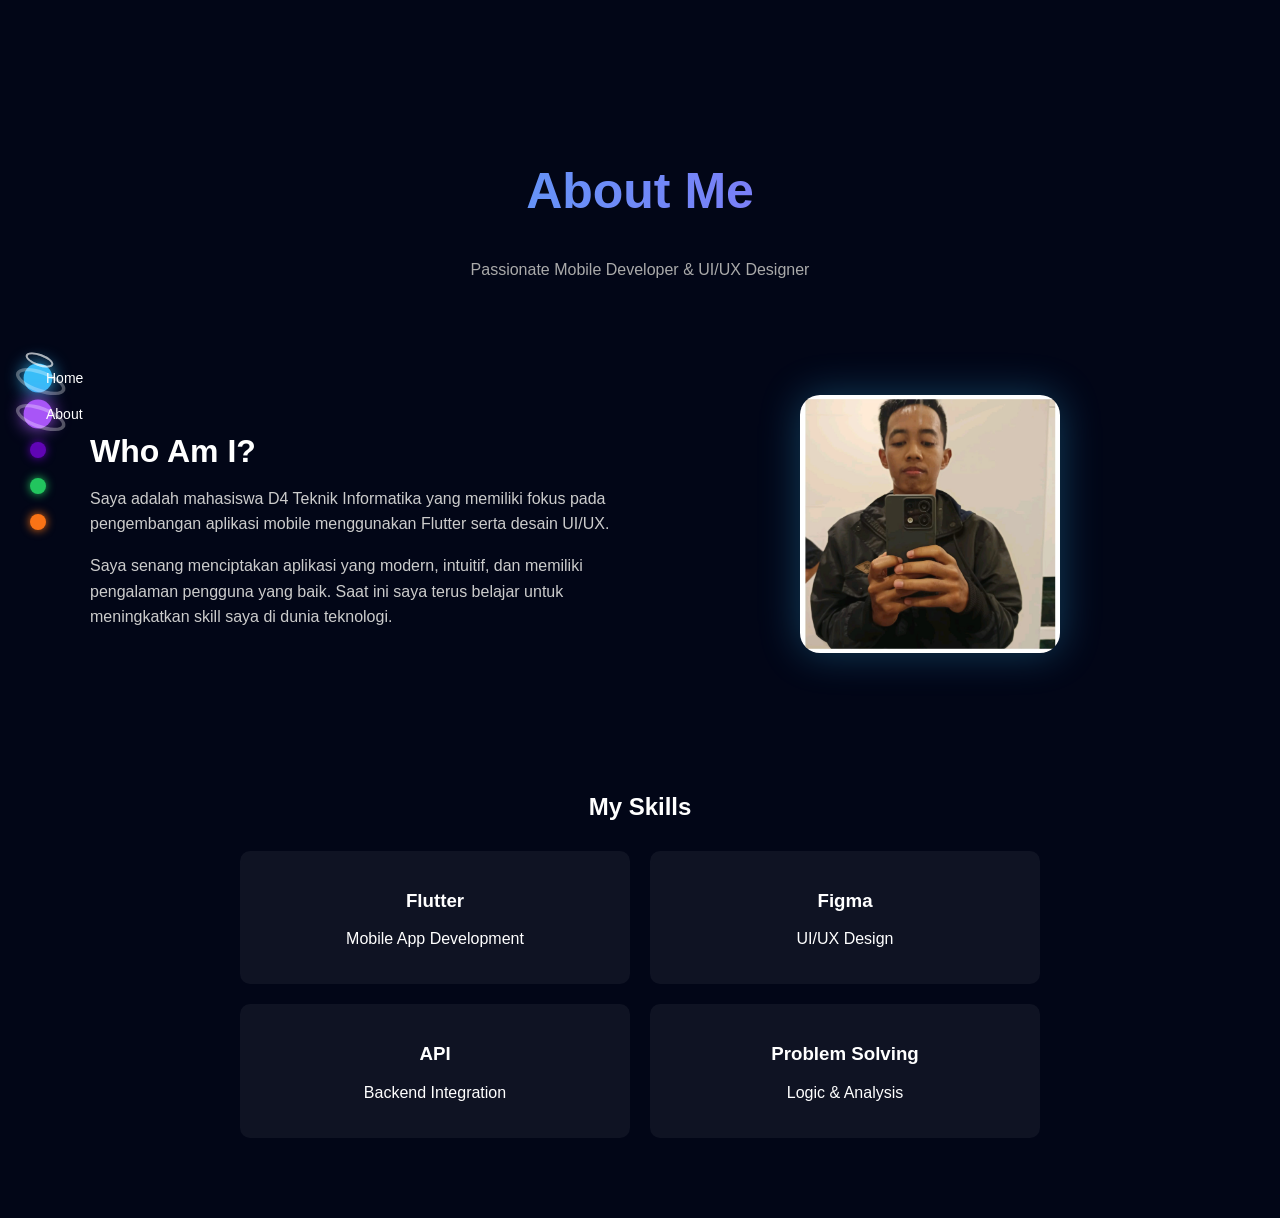
<file: about.html>
<!DOCTYPE html>
<html lang="id">
<head>
  <meta charset="UTF-8">
  <title>About - Aldo</title>
  <link rel="stylesheet" href="/css/style.css">
  <link rel="stylesheet" href="/css/about.css">
</head>

<body>

  <!-- VIDEO BACKGROUND
  <video autoplay muted loop class="bg-video">
    <source src="../video/space.mp4" type="video/mp4">
  </video> -->

  
<div id="navbar"></div>

<!-- HERO ABOUT -->
<section class="about-hero">

  <!-- OVERLAY -->
  <div class="overlay">
    <h1>About Me</h1>
    <p>Passionate Mobile Developer & UI/UX Designer</p>
  </div>
</section>

<!-- MAIN CONTENT -->
<section class="about-container">

  <!-- KIRI -->
  <div class="about-text">
    <h2>Who Am I?</h2>
    <p>
      Saya adalah mahasiswa D4 Teknik Informatika yang memiliki fokus pada 
      pengembangan aplikasi mobile menggunakan Flutter serta desain UI/UX.
    </p>

    <p>
      Saya senang menciptakan aplikasi yang modern, intuitif, dan memiliki 
      pengalaman pengguna yang baik. Saat ini saya terus belajar untuk 
      meningkatkan skill saya di dunia teknologi.
    </p>
  </div>

  <!-- KANAN -->
  <div class="about-image">
    <img src="/img/profile.jpeg" alt="Aldo">
  </div>

</section>

<!-- SKILLS -->
<section class="skills-section">

  <h2>My Skills</h2>

  <div class="skills-grid">

    <div class="skill-card">
      <h3>Flutter</h3>
      <p>Mobile App Development</p>
    </div>

    <div class="skill-card">
      <h3>Figma</h3>
      <p>UI/UX Design</p>
    </div>

    <div class="skill-card">
      <h3>API</h3>
      <p>Backend Integration</p>
    </div>

    <div class="skill-card">
      <h3>Problem Solving</h3>
      <p>Logic & Analysis</p>
    </div>

  </div>

</section>

<script src="/js/include.js"></script>
</body>
</html>
</file>
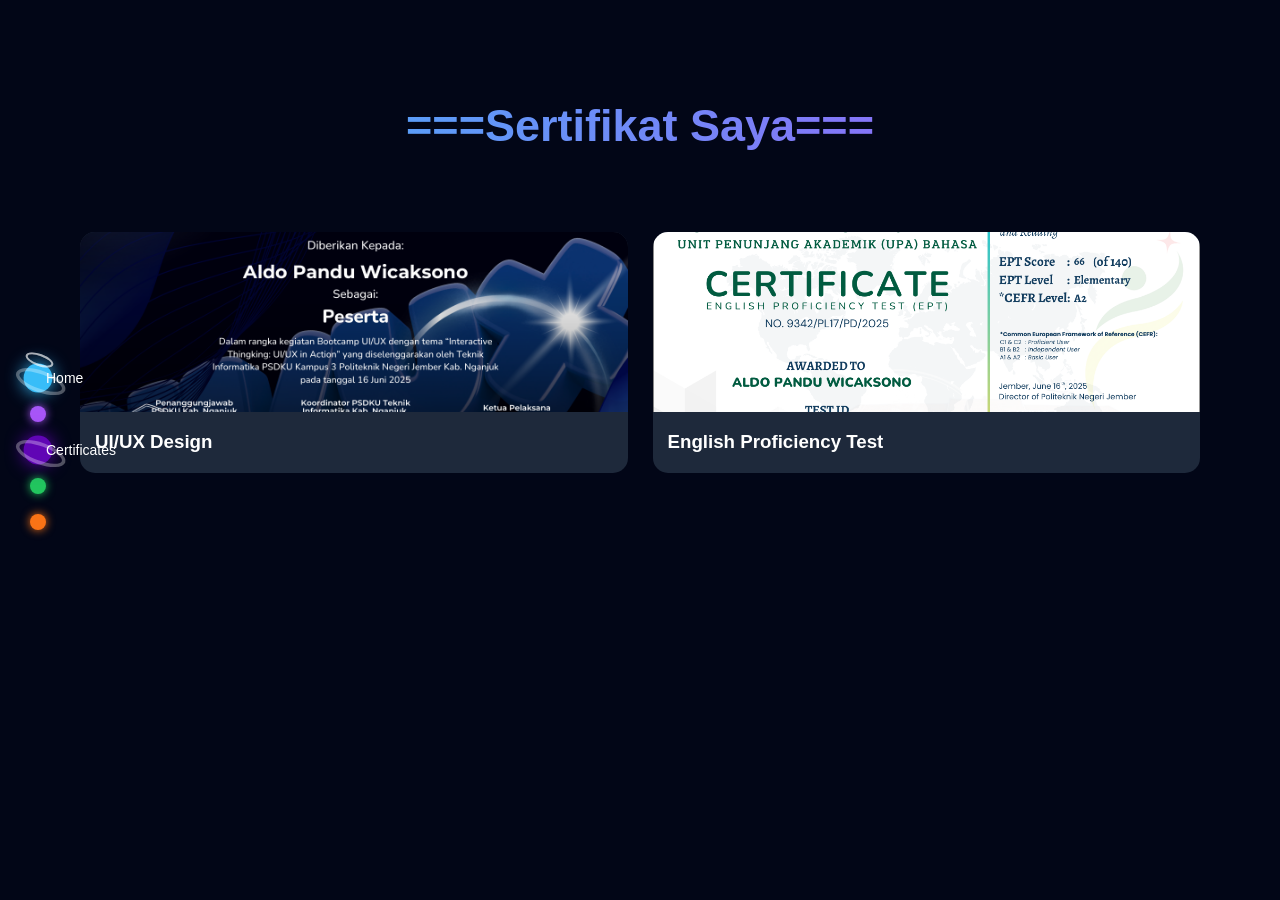
<file: certificates.html>
<!DOCTYPE html>
<html lang="id">
<head>
  <meta charset="UTF-8">
  <meta name="viewport" content="width=device-width, initial-scale=1.0">
  <title>Sertifikat</title>
  <link rel="stylesheet" href="/css/certificates.css">
  <link rel="stylesheet" href="/css/style.css">
</head>
<body>

    <div id="navbar"></div>
  <!-- HEADER -->
  <header class="certificates-header">
    <h1>===Sertifikat Saya===</h1>
  </header>

  <!-- SECTION -->
  <section class="certificates">

    <div class="cert-grid">

      <!-- CARD 1 -->
      <div class="cert-card" onclick="openModal('/img/sertifikasi-Bootcamp.png')">
        <img src="/img/sertifikasi-Bootcamp.png" alt="Sertifikat">
        <div class="cert-info">
          <h3>UI/UX Design</h3>
          <p></p>
        </div>
      </div>

      <!-- CARD 2 -->
      <div class="cert-card" onclick="openModal('/img/sertifikat-UPA.png')">
        <img src="/img/sertifikat-UPA.png" alt="Sertifikat">
        <div class="cert-info">
          <h3>English Proficiency Test</h3>
          <p></p>
        </div>
      </div>

    </div>

  </section>

  <!-- MODAL PREVIEW -->
  <div id="certModal" class="modal">
    <span class="close" onclick="closeModal()">&times;</span>
    <img class="modal-content" id="modalImg">
  </div>

  <!-- SCRIPT -->
  <script>
    function openModal(src) {
      document.getElementById("certModal").style.display = "block";
      document.getElementById("modalImg").src = src;
    }

    function closeModal() {
      document.getElementById("certModal").style.display = "none";
    }

    // close klik luar gambar
    window.onclick = function(event) {
      const modal = document.getElementById("certModal");
      if (event.target == modal) {
        modal.style.display = "none";
      }
    }
  </script>

<!-- JS INCLUDE NAVBAR -->
<script src="/js/include.js"></script>

</body>
</html>
</file>
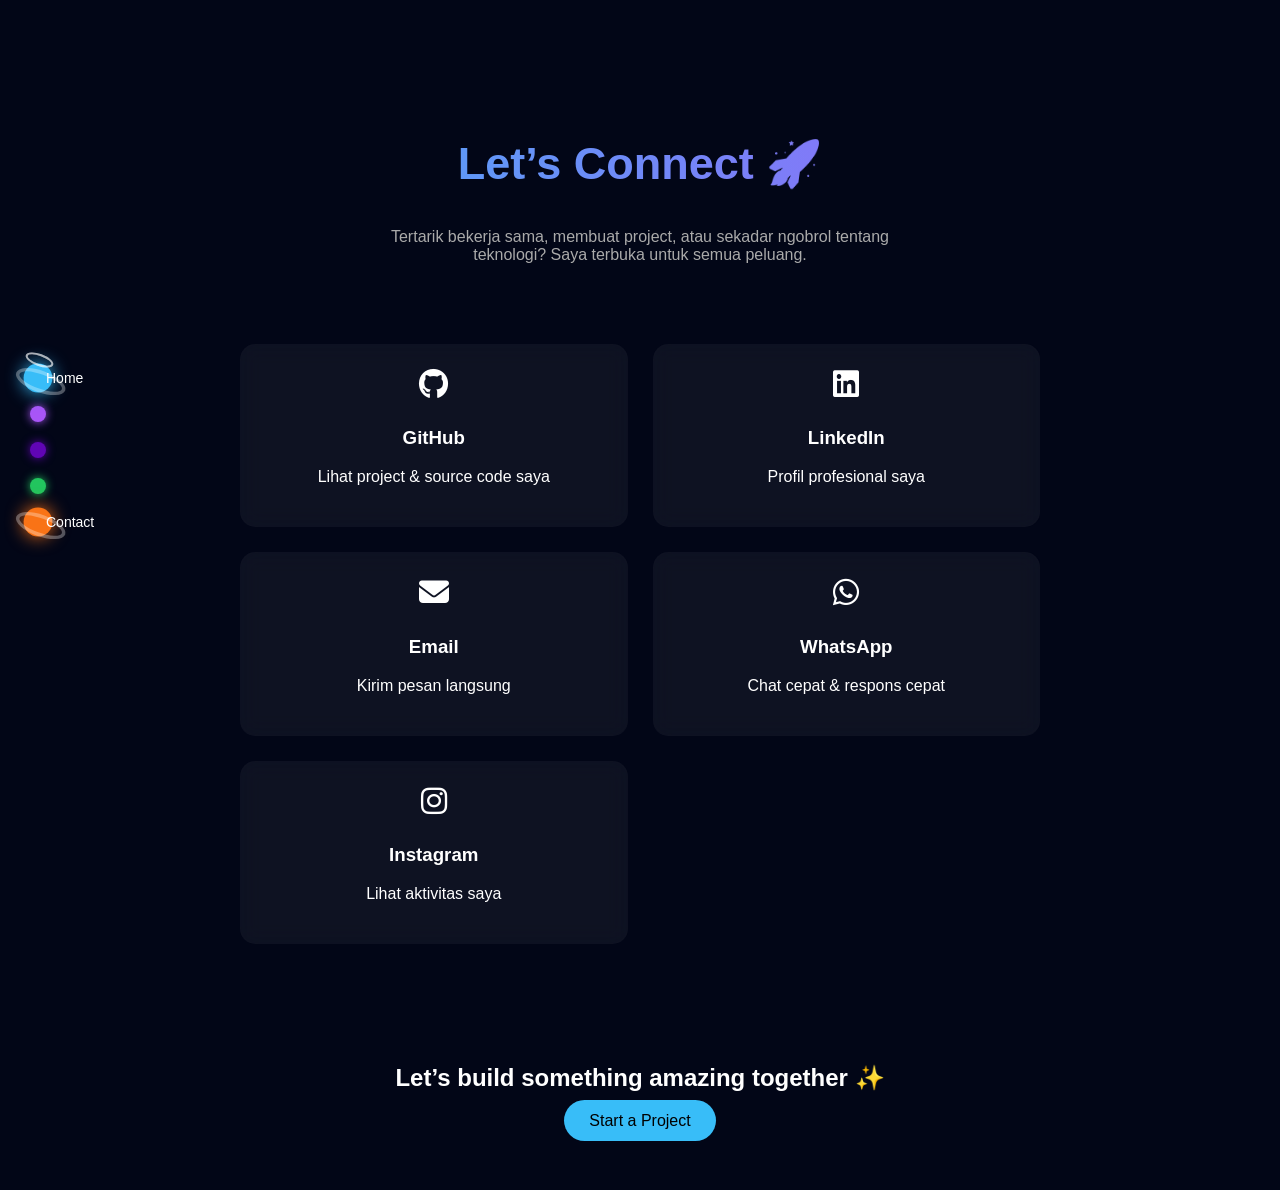
<file: contact.html>
<!DOCTYPE html>
<html lang="id">
<head>
  <meta charset="UTF-8">
  <title>Contact - Aldo</title>

  <link rel="stylesheet" href="/css/style.css">
  <link rel="stylesheet" href="/css/contact.css">

  <!-- ICON -->
  <link rel="stylesheet" href="https://cdnjs.cloudflare.com/ajax/libs/font-awesome/6.5.0/css/all.min.css">
</head>

<body>

<div id="navbar"></div>

<!-- HEADER -->
<section class="contact-header">
  <h1>Let’s Connect 🚀</h1>
  <p>
    Tertarik bekerja sama, membuat project, atau sekadar ngobrol tentang teknologi?
    Saya terbuka untuk semua peluang.
  </p>
</section>

<!-- CONTACT GRID -->
<section class="contact-container">

  <a href="https://github.com/aldo27-bot" class="contact-card">
    <i class="fa-brands fa-github"></i>
    <h3>GitHub</h3>
    <p>Lihat project & source code saya</p>
  </a>

  <a href="https://www.linkedin.com/in/aldo-pandu-079b7828a/" class="contact-card">
    <i class="fa-brands fa-linkedin"></i>
    <h3>LinkedIn</h3>
    <p>Profil profesional saya</p>
  </a>

  <a href="mailto:aldopanduws@gmail.com" class="contact-card">
    <i class="fa-solid fa-envelope"></i>
    <h3>Email</h3>
    <p>Kirim pesan langsung</p>
  </a>

  <a href="https://wa.me/6281944601174" class="contact-card">
    <i class="fa-brands fa-whatsapp"></i>
    <h3>WhatsApp</h3>
    <p>Chat cepat & respons cepat</p>
  </a>

  <a href="https://www.instagram.com/aldo.pnd" class="contact-card">
    <i class="fa-brands fa-instagram"></i>
    <h3>Instagram</h3>
    <p>Lihat aktivitas saya</p>
  </a>

</section>

<!-- CTA -->
<section class="contact-cta">
  <h2>Let’s build something amazing together ✨</h2>
  <a href="mailto:aldopanduws@gmail.com" class="cta-btn">Start a Project</a>
</section>

<script src="/js/include.js"></script>
</body>
</html>
</file>
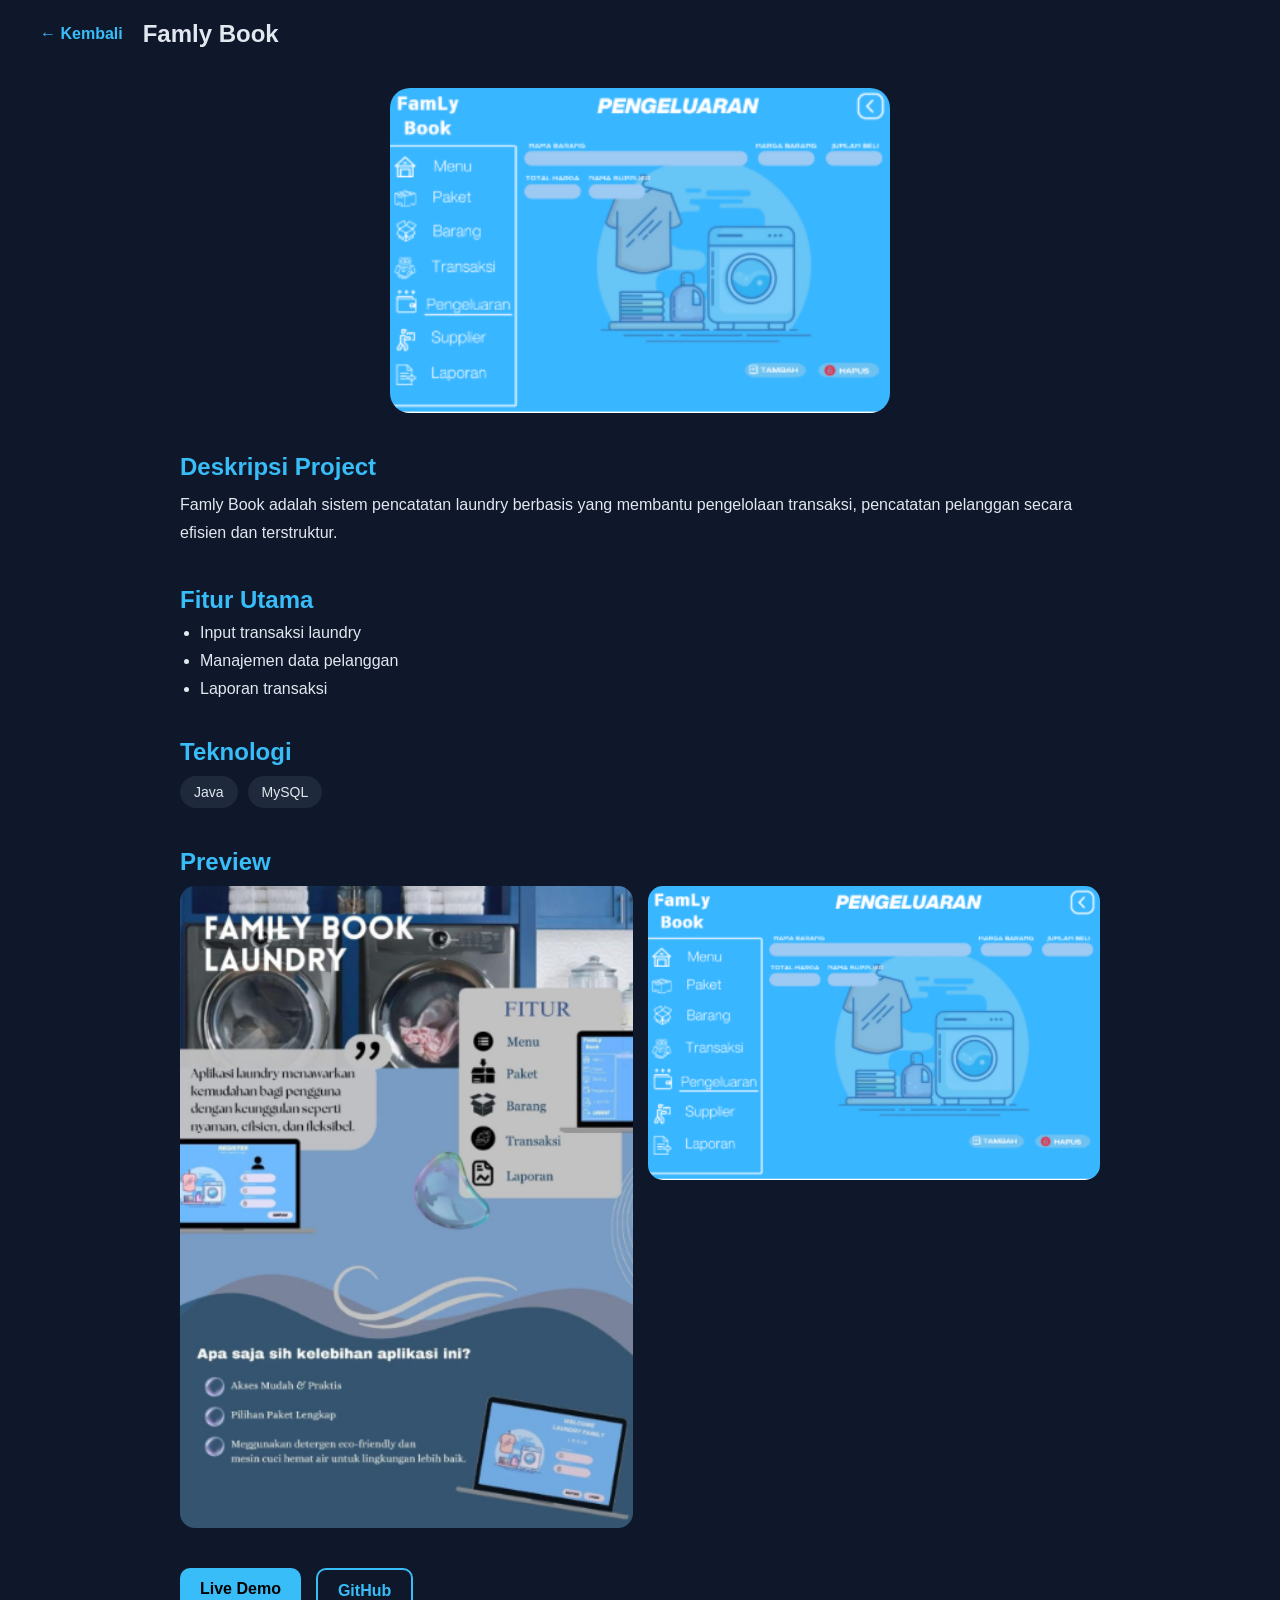
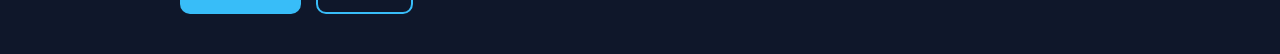
<file: detail_page/famlybook.html>
<!DOCTYPE html>
<html lang="id">
<head>
  <meta charset="UTF-8">
  <meta name="viewport" content="width=device-width, initial-scale=1.0">
  <title>Famly Book - Detail Project</title>
  <link rel="stylesheet" href="/detail_css/famlybook.css">
</head>
<body>

  <!-- HEADER -->
  <header class="header">
    <a href="/project.html" class="back-btn">← Kembali</a>
    <h1>Famly Book</h1>
  </header>

  <!-- HERO IMAGE -->
  <section class="hero">
    <img src="/img/fiturfamlybook.png" alt="Famly Book">
  </section>

  <!-- CONTENT -->
  <section class="container">

    <!-- DESKRIPSI -->
    <div class="section">
      <h2>Deskripsi Project</h2>
      <p>
        Famly Book adalah sistem pencatatan laundry berbasis yang membantu 
        pengelolaan transaksi, pencatatan pelanggan secara efisien dan terstruktur.
      </p>
    </div>

    <!-- FITUR -->
    <div class="section">
      <h2>Fitur Utama</h2>
      <ul>
        <li>Input transaksi laundry</li>
        <li>Manajemen data pelanggan</li>
        <li>Laporan transaksi</li>
      </ul>
    </div>

    <!-- TEKNOLOGI -->
    <div class="section">
      <h2>Teknologi</h2>
      <div class="tech">
        <span>Java</span>
        <span>MySQL</span>
      </div>
    </div>

    <!-- SCREENSHOT -->
    <div class="section">
      <h2>Preview</h2>
      <div class="gallery">
        <img src="/img/poster-famlybook.png">
        <img src="/img/fiturfamlybook.png">
      </div>
    </div>

    <!-- BUTTON -->
    <div class="action">
      <a href="#" class="btn">Live Demo</a>
      <a href="#" class="btn secondary">GitHub</a>
    </div>

  </section>

</body>
</html>
</file>
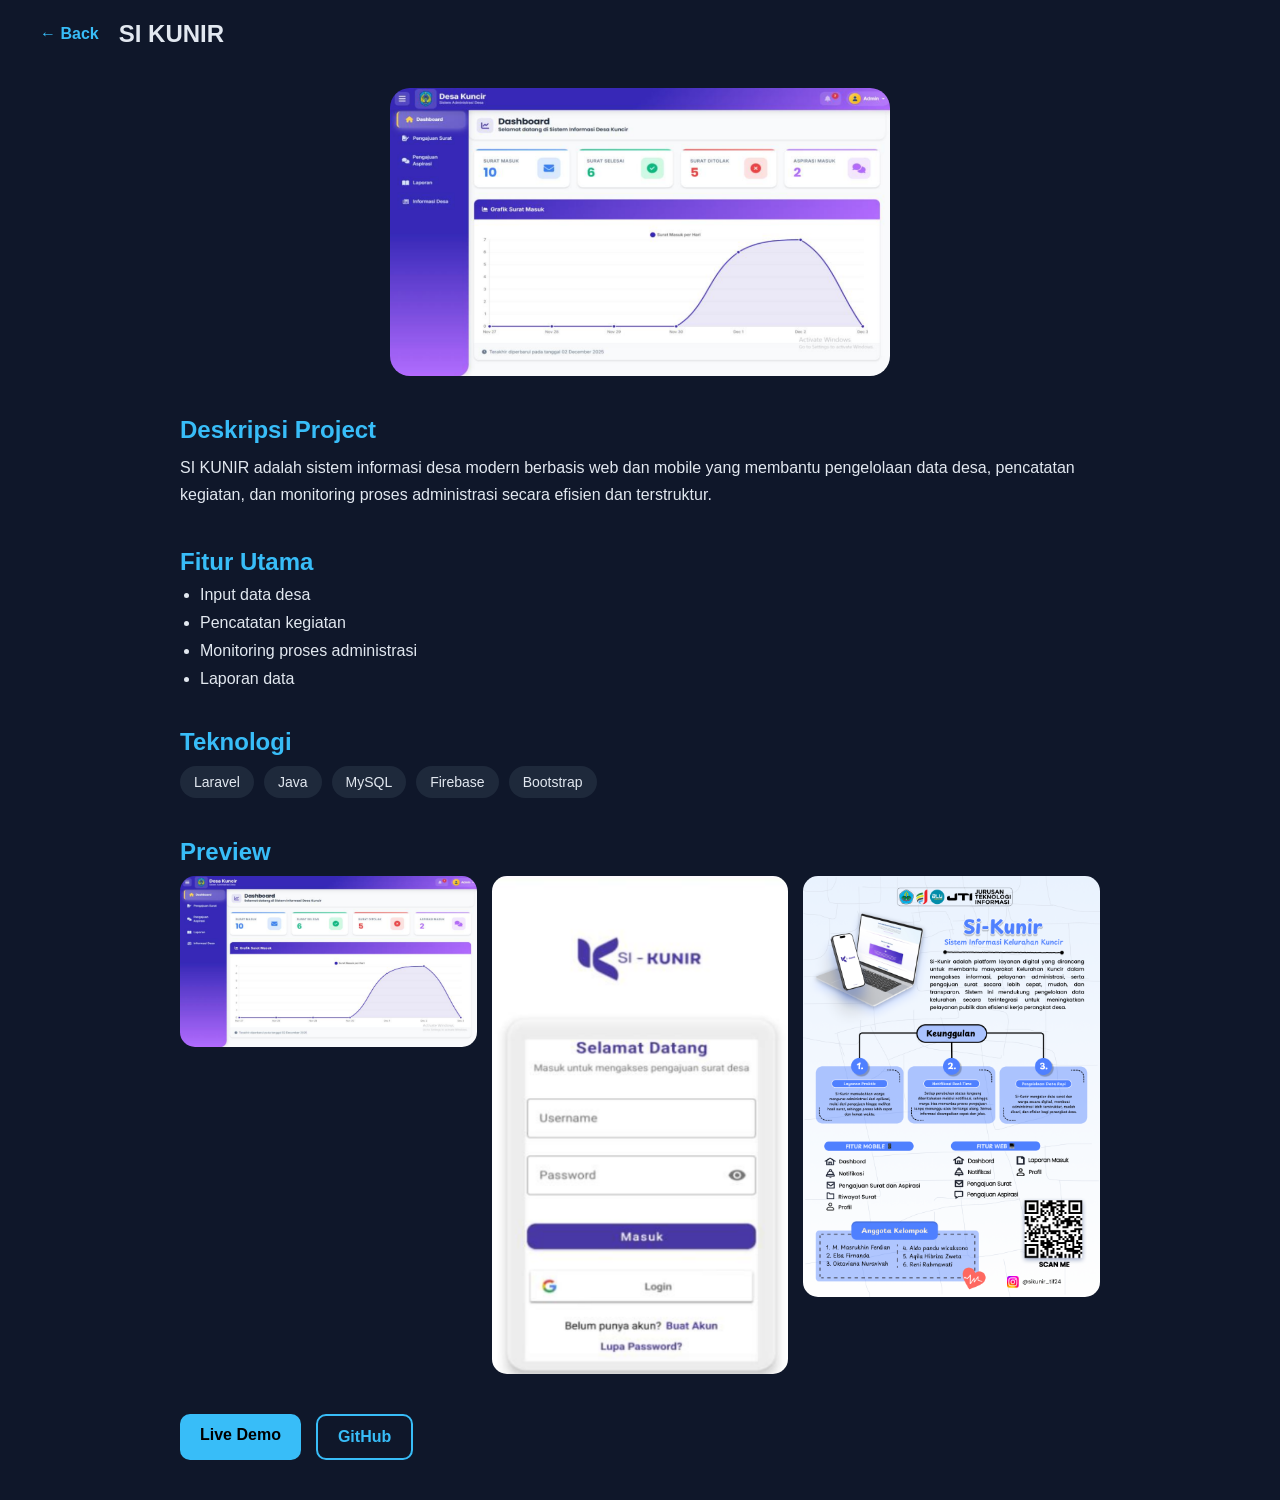
<file: detail_page/sikunir.html>
<!DOCTYPE html>
<html lang="id">
<head>
  <meta charset="UTF-8">
  <meta name="viewport" content="width=device-width, initial-scale=1.0">
  <title>SI KUNIR - Detail Project</title>
  <link rel="stylesheet" href="/detail_css/sikunir.css">
</head>
<body>

  <!-- HEADER -->
  <header class="header">
    <a href="/project.html" class="back-btn">← Back</a>
    <h1>SI KUNIR</h1>
  </header>

  <!-- HERO IMAGE -->
  <section class="hero">
    <img src="/img/sikunir-web.png" alt="SI KUNIR">
  </section>

  <!-- CONTENT -->
  <section class="container">

    <!-- DESKRIPSI -->
    <div class="section">
      <h2>Deskripsi Project</h2>
      <p>
        SI KUNIR adalah sistem informasi desa modern berbasis web dan mobile yang membantu 
        pengelolaan data desa, pencatatan kegiatan, dan monitoring proses administrasi 
        secara efisien dan terstruktur.
      </p>
    </div>

    <!-- FITUR -->
    <div class="section">
      <h2>Fitur Utama</h2>
      <ul>
        <li>Input data desa</li>
        <li>Pencatatan kegiatan</li>
        <li>Monitoring proses administrasi</li>
        <li>Laporan data</li>
      </ul>
    </div>

    <!-- TEKNOLOGI -->
    <div class="section">
      <h2>Teknologi</h2>
      <div class="tech">
        <span>Laravel</span>
        <span>Java</span>
        <span>MySQL</span>
        <span>Firebase</span>
        <span>Bootstrap</span>
      </div>
    </div>

    <!-- SCREENSHOT -->
    <div class="section">
      <h2>Preview</h2>
      <div class="gallery">
        <img src="/img/sikunir-web.png">
        <img src="/img/sikunir-mobile.png">
        <img src="/img/POSTER SI-KUNIR.png">
      </div>
    </div>

    <!-- BUTTON -->
    <div class="action">
      <a href="#" class="btn">Live Demo</a>
      <a href="#" class="btn secondary">GitHub</a>
    </div>

  </section>

</body>
</html>
</file>
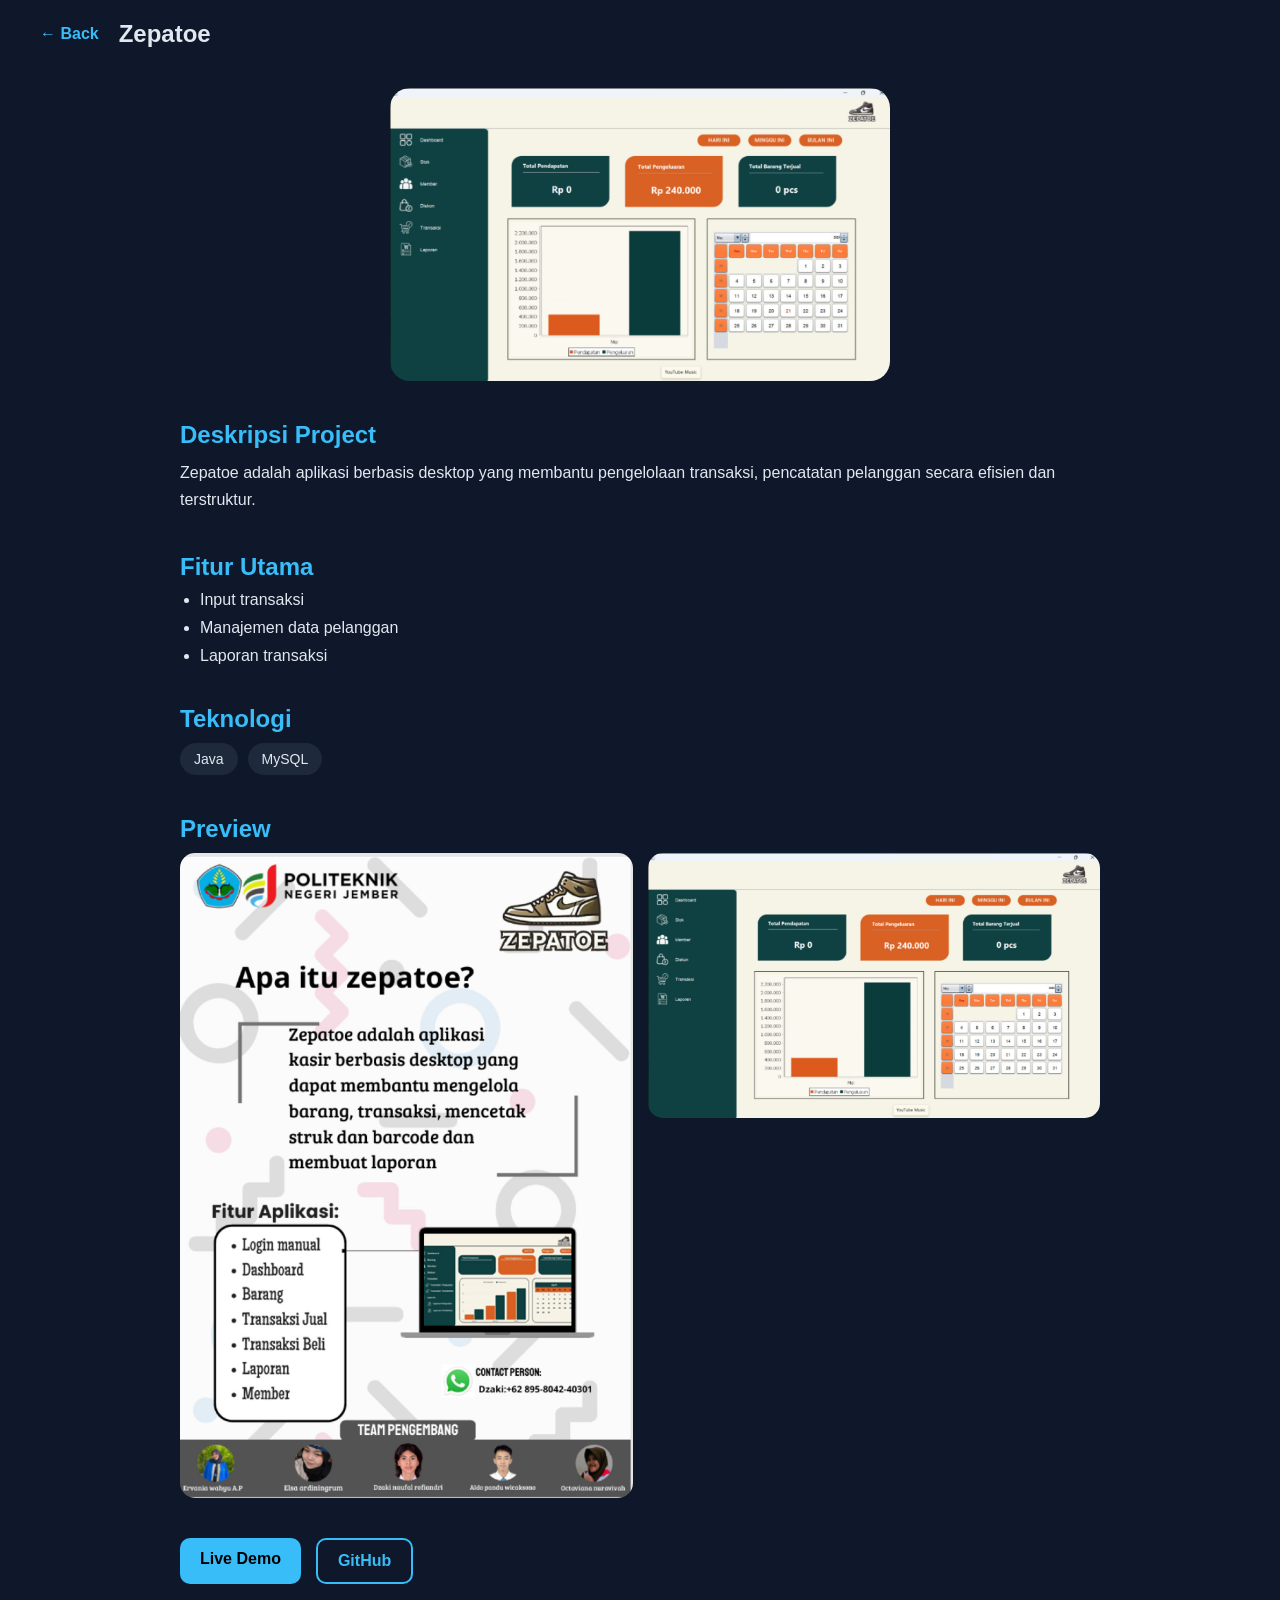
<file: detail_page/zepatoe.html>
<!DOCTYPE html>
<html lang="id">
<head>
  <meta charset="UTF-8">
  <meta name="viewport" content="width=device-width, initial-scale=1.0">
  <title>Zepatoe - Detail Project</title>
  <link rel="stylesheet" href="/detail_css/zepatoe.css">
</head>
<body>

  <!-- HEADER -->
  <header class="header">
    <a href="/project.html" class="back-btn">← Back</a>
    <h1>Zepatoe</h1>
  </header>

  <!-- HERO IMAGE -->
  <section class="hero">
    <img src="/img/dashboard_zepatoe.png" alt="Zepatoe">
  </section>

  <!-- CONTENT -->
  <section class="container">

    <!-- DESKRIPSI -->
    <div class="section">
      <h2>Deskripsi Project</h2>
      <p>
        Zepatoe adalah aplikasi berbasis desktop yang membantu 
        pengelolaan transaksi, pencatatan pelanggan secara efisien dan terstruktur.
      </p>
    </div>

    <!-- FITUR -->
    <div class="section">
      <h2>Fitur Utama</h2>
      <ul>
        <li>Input transaksi</li>
        <li>Manajemen data pelanggan</li>
        <li>Laporan transaksi</li>
      </ul>
    </div>

    <!-- TEKNOLOGI -->
    <div class="section">
      <h2>Teknologi</h2>
      <div class="tech">
        <span>Java</span>
        <span>MySQL</span>
      </div>
    </div>

    <!-- SCREENSHOT -->
    <div class="section">
      <h2>Preview</h2>
      <div class="gallery">
        <img src="/img/poster_zepatoe.png">
        <img src="/img/dashboard_zepatoe.png">
      </div>
    </div>

    <!-- BUTTON -->
    <div class="action">
      <a href="#" class="btn">Live Demo</a>
      <a href="#" class="btn secondary">GitHub</a>
    </div>

  </section>

</body>
</html>
</file>
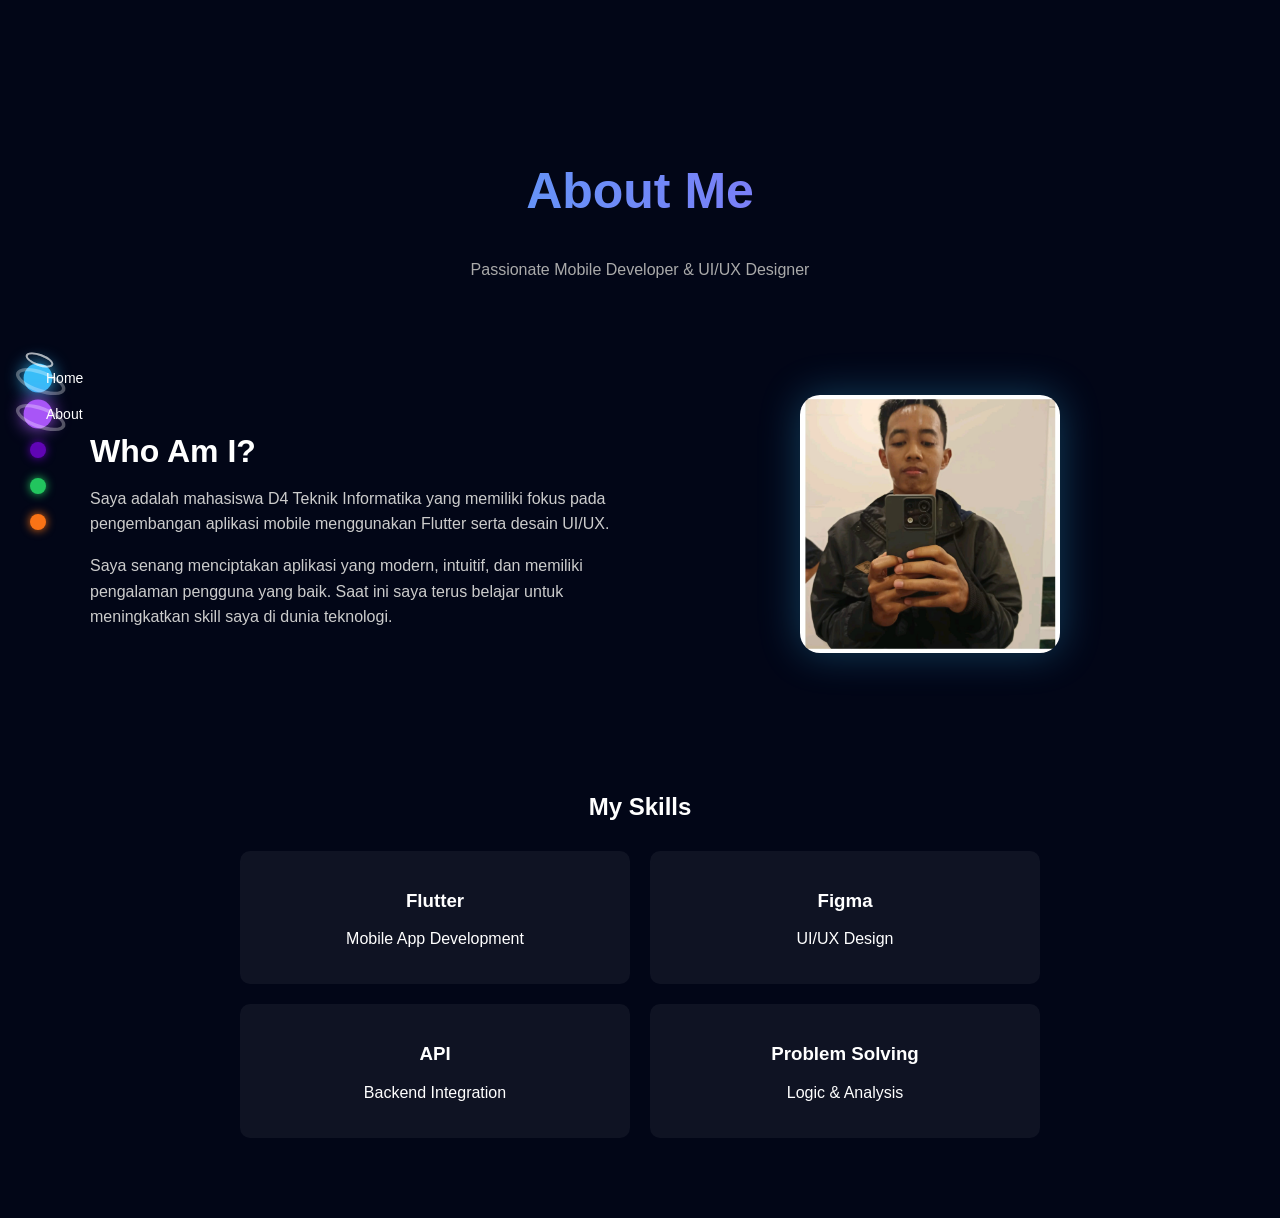
<file: html/about.html>
<!DOCTYPE html>
<html lang="id">
<head>
  <meta charset="UTF-8">
  <title>About - Aldo</title>
  <link rel="stylesheet" href="../css/style.css">
  <link rel="stylesheet" href="../css/about.css">
</head>

<body>

  <!-- VIDEO BACKGROUND
  <video autoplay muted loop class="bg-video">
    <source src="../video/space.mp4" type="video/mp4">
  </video> -->

  
<div id="navbar"></div>

<!-- HERO ABOUT -->
<section class="about-hero">

  <!-- OVERLAY -->
  <div class="overlay">
    <h1>About Me</h1>
    <p>Passionate Mobile Developer & UI/UX Designer</p>
  </div>
</section>

<!-- MAIN CONTENT -->
<section class="about-container">

  <!-- KIRI -->
  <div class="about-text">
    <h2>Who Am I?</h2>
    <p>
      Saya adalah mahasiswa D4 Teknik Informatika yang memiliki fokus pada 
      pengembangan aplikasi mobile menggunakan Flutter serta desain UI/UX.
    </p>

    <p>
      Saya senang menciptakan aplikasi yang modern, intuitif, dan memiliki 
      pengalaman pengguna yang baik. Saat ini saya terus belajar untuk 
      meningkatkan skill saya di dunia teknologi.
    </p>
  </div>

  <!-- KANAN -->
  <div class="about-image">
    <img src="../img/profile.jpeg" alt="Aldo">
  </div>

</section>

<!-- SKILLS -->
<section class="skills-section">

  <h2>My Skills</h2>

  <div class="skills-grid">

    <div class="skill-card">
      <h3>Flutter</h3>
      <p>Mobile App Development</p>
    </div>

    <div class="skill-card">
      <h3>Figma</h3>
      <p>UI/UX Design</p>
    </div>

    <div class="skill-card">
      <h3>API</h3>
      <p>Backend Integration</p>
    </div>

    <div class="skill-card">
      <h3>Problem Solving</h3>
      <p>Logic & Analysis</p>
    </div>

  </div>

</section>

<script src="../js/include.js"></script>
</body>
</html>
</file>
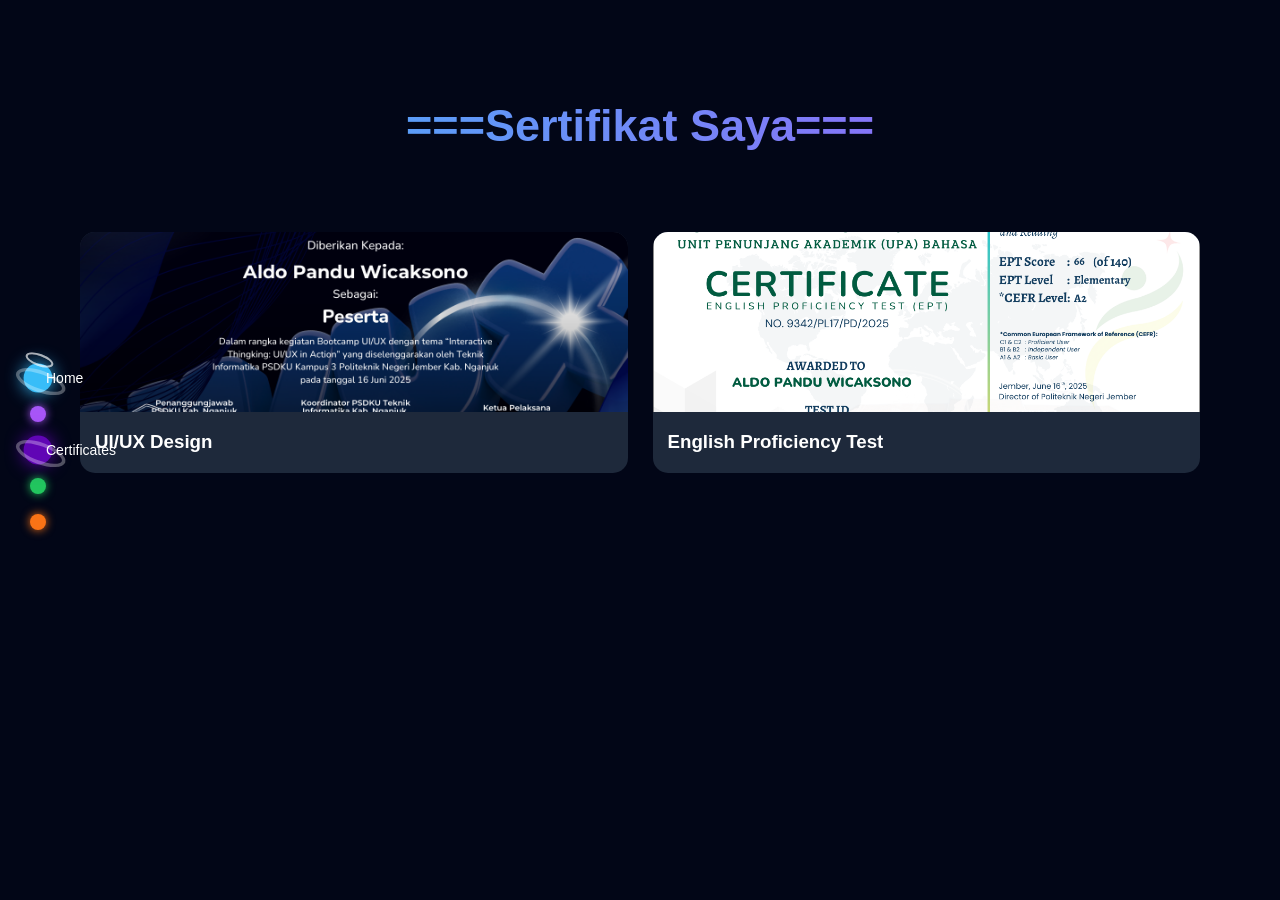
<file: html/certificates.html>
<!DOCTYPE html>
<html lang="id">
<head>
  <meta charset="UTF-8">
  <meta name="viewport" content="width=device-width, initial-scale=1.0">
  <title>Sertifikat</title>
  <link rel="stylesheet" href="../css/certificates.css">
  <link rel="stylesheet" href="../css/style.css">
</head>
<body>

    <div id="navbar"></div>
  <!-- HEADER -->
  <header class="certificates-header">
    <h1>===Sertifikat Saya===</h1>
  </header>

  <!-- SECTION -->
  <section class="certificates">

    <div class="cert-grid">

      <!-- CARD 1 -->
      <div class="cert-card" onclick="openModal('../img/sertifikasi-Bootcamp.png')">
        <img src="../img/sertifikasi-Bootcamp.png" alt="Sertifikat">
        <div class="cert-info">
          <h3>UI/UX Design</h3>
          <p></p>
        </div>
      </div>

      <!-- CARD 2 -->
      <div class="cert-card" onclick="openModal('../img/sertifikat-UPA.png')">
        <img src="../img/sertifikat-UPA.png" alt="Sertifikat">
        <div class="cert-info">
          <h3>English Proficiency Test</h3>
          <p></p>
        </div>
      </div>

    </div>

  </section>

  <!-- MODAL PREVIEW -->
  <div id="certModal" class="modal">
    <span class="close" onclick="closeModal()">&times;</span>
    <img class="modal-content" id="modalImg">
  </div>

  <!-- SCRIPT -->
  <script>
    function openModal(src) {
      document.getElementById("certModal").style.display = "block";
      document.getElementById("modalImg").src = src;
    }

    function closeModal() {
      document.getElementById("certModal").style.display = "none";
    }

    // close klik luar gambar
    window.onclick = function(event) {
      const modal = document.getElementById("certModal");
      if (event.target == modal) {
        modal.style.display = "none";
      }
    }
  </script>

<!-- JS INCLUDE NAVBAR -->
<script src="../js/include.js"></script>

</body>
</html>
</file>
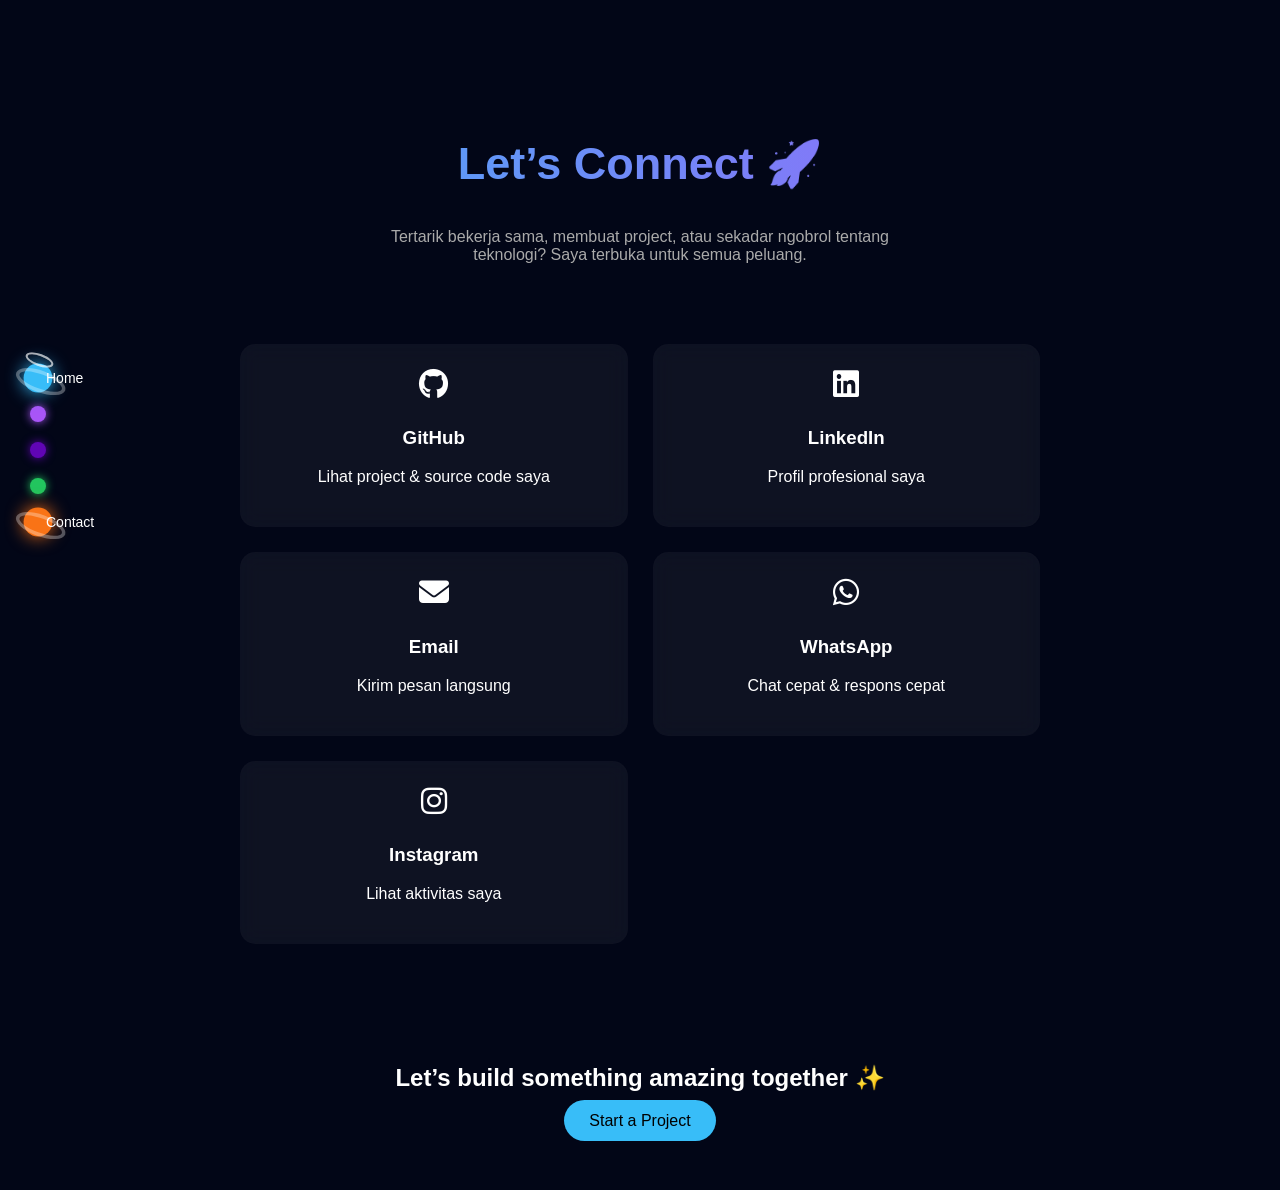
<file: html/contact.html>
<!DOCTYPE html>
<html lang="id">
<head>
  <meta charset="UTF-8">
  <title>Contact - Aldo</title>

  <link rel="stylesheet" href="../css/style.css">
  <link rel="stylesheet" href="../css/contact.css">

  <!-- ICON -->
  <link rel="stylesheet" href="https://cdnjs.cloudflare.com/ajax/libs/font-awesome/6.5.0/css/all.min.css">
</head>

<body>

<div id="navbar"></div>

<!-- HEADER -->
<section class="contact-header">
  <h1>Let’s Connect 🚀</h1>
  <p>
    Tertarik bekerja sama, membuat project, atau sekadar ngobrol tentang teknologi?
    Saya terbuka untuk semua peluang.
  </p>
</section>

<!-- CONTACT GRID -->
<section class="contact-container">

  <a href="https://github.com/aldo27-bot" class="contact-card">
    <i class="fa-brands fa-github"></i>
    <h3>GitHub</h3>
    <p>Lihat project & source code saya</p>
  </a>

  <a href="https://www.linkedin.com/in/aldo-pandu-079b7828a/" class="contact-card">
    <i class="fa-brands fa-linkedin"></i>
    <h3>LinkedIn</h3>
    <p>Profil profesional saya</p>
  </a>

  <a href="mailto:aldopanduws@gmail.com" class="contact-card">
    <i class="fa-solid fa-envelope"></i>
    <h3>Email</h3>
    <p>Kirim pesan langsung</p>
  </a>

  <a href="https://wa.me/6281944601174" class="contact-card">
    <i class="fa-brands fa-whatsapp"></i>
    <h3>WhatsApp</h3>
    <p>Chat cepat & respons cepat</p>
  </a>

  <a href="https://www.instagram.com/aldo.pnd" class="contact-card">
    <i class="fa-brands fa-instagram"></i>
    <h3>Instagram</h3>
    <p>Lihat aktivitas saya</p>
  </a>

</section>

<!-- CTA -->
<section class="contact-cta">
  <h2>Let’s build something amazing together ✨</h2>
  <a href="mailto:aldopanduws@gmail.com" class="cta-btn">Start a Project</a>
</section>

<script src="../js/include.js"></script>
</body>
</html>
</file>
<file: css/style.css>
/* RESET */
body {
  margin: 0;
  padding: 0;
  background: #020617;
  color: white;
  font-family: Arial, sans-serif;
  overflow-x: hidden;
  transition: opacity 0.4s ease;
}

body.fade-out {
  opacity: 0;
}

/* BUTTON */
.btn {
  display: inline-block;
  margin-top: 20px;
  padding: 10px 20px;
  background: #38bdf8;
  color: black;
  border-radius: 20px;
  text-decoration: none;
}

/* GRID GLOBAL */
.grid {
  display: grid;
  gap: 25px;
}

/* CARD GLOBAL */
.card {
  background: rgba(255,255,255,0.05);
  padding: 20px;
  border-radius: 15px;
  transition: 0.3s;
}

.card:hover {
  transform: translateY(-8px);
}

/* TEXT FIX (PENTING BANGET) */
h1, h2, h3, p {
  color: white;
}

/* ========================= */
/* 🌌 SIDE NAV PLANET STYLE */
/* ========================= */

.side-nav {
  position: fixed;
  left: 30px;
  top: 50%;
  transform: translateY(-50%);
  z-index: 999;
}

/* ITEM */
.nav-item {
  display: flex;
  align-items: center;
  margin: 20px 0;
  text-decoration: none;
}

/* PLANET */
.planet {
  width: 16px;
  height: 16px;
  border-radius: 50%;
  margin-right: 10px;
  transition: 0.3s;
}

/* WARNA PLANET */
.planet-home {
  background: #38bdf8;
  box-shadow: 0 0 10px #38bdf8;
}

.planet-about {
  background: #a855f7;
  box-shadow: 0 0 10px #a855f7;
}

.planet-certificates {
  background: #6005b5;
  box-shadow: 0 0 10px #6005b5;
}

.planet-project {
  background: #22c55e;
  box-shadow: 0 0 10px #22c55e;
}

.planet-contact {
  background: #f97316;
  box-shadow: 0 0 10px #f97316;
}

/* TEXT */
.nav-item span {
  color: #ccc;
  font-size: 14px;
  opacity: 0;
  transform: translateX(-10px);
  transition: 0.3s;
}

/* HOVER */
.nav-item:hover .planet {
  transform: scale(1.8);
}

.nav-item:hover span {
  opacity: 1;
  transform: translateX(0);
  color: white;
}

/* ACTIVE */
.nav-item.active .planet {
  transform: scale(1.8);
}

.nav-item.active span {
  opacity: 1;
  color: white;
}

.planet::after {
  content: "";
  position: absolute;
  width: 25px;
  height: 8px;
  border: 2px solid rgba(255,255,255,0.3);
  border-radius: 50%;
  top: 4px;
  left: -5px;
  transform: rotate(20deg);
}
</file>
<file: css/about.css>
/* HERO */
.about-hero {
  text-align: center;
  padding: 120px 20px 60px;
}

.about-hero h1 {
  font-size: 50px;
  background: linear-gradient(90deg, #38bdf8, #a855f7);
  -webkit-background-clip: text;
  background-clip: text;
  -webkit-text-fill-color: transparent;
}

.about-hero p {
  color: #aaa;
}

/* CONTAINER */
.about-container {
  display: flex;
  align-items: center;
  justify-content: center;
  gap: 60px;

  max-width: 1100px;
  margin: auto;
  padding: 40px 20px;
}

/* TEXT */
.about-text {
  flex: 1;
  color: white;
}

.about-text h2 {
  font-size: 32px;
  margin-bottom: 15px;
}

.about-text p {
  color: #ccc;
  margin-bottom: 12px;
  line-height: 1.6;
}

.about-text .intro {
  font-size: 18px;
  color: #eee;
}

/* IMAGE */
.about-image {
  flex: 1;
  display: flex;
  justify-content: center;
}

.about-image img {
  width: 260px;
  border-radius: 20px;
  box-shadow: 0 0 40px rgba(56,189,248,0.3);
}

/* HIGHLIGHT */
.about-highlight {
  display: flex;
  gap: 15px;
  margin-top: 20px;
}

.highlight-box {
  flex: 1;
  text-align: center;
  padding: 15px;
  border-radius: 10px;
  background: rgba(255,255,255,0.05);
}

.highlight-box h3 {
  color: #38bdf8;
}

/* SKILLS */
.skills-section {
  text-align: center;
  padding: 80px 20px;
}

.skills-section h2 {
  margin-bottom: 30px;
}

.skills-grid {
  display: grid;
  grid-template-columns: repeat(2, 1fr);
  gap: 20px;

  max-width: 800px;
  margin: auto;
}

.skill-card {
  padding: 20px;
  border-radius: 10px;
  background: rgba(255,255,255,0.05);
}

/* RESPONSIVE */
@media (max-width: 768px) {
  .about-container {
    flex-direction: column;
    text-align: center;
  }

  .about-highlight {
    flex-direction: column;
  }
}
</file>
<file: css/certificates.css>
* {
  margin: 0;
  padding: 0;
  box-sizing: border-box;
  font-family: 'Segoe UI', sans-serif;
}

body {
  background: #0f172a;
  color: #e2e8f0;
}

/* HEADER */
.header {
  display: flex;
  align-items: center;
  gap: 20px;
  padding: 20px 40px;
}

.certificates-header {
  text-align: center;
  padding: 100px 20px 40px;
}

.certificates-header h1 {
  font-size: 45px;
  background: linear-gradient(90deg, #38bdf8, #a855f7);
  -webkit-background-clip: text;
  background-clip: text;
  -webkit-text-fill-color: transparent;
}

.header h1 {
  font-size: 24px;
}

.back-btn {
  text-decoration: none;
  color: #38bdf8;
  font-weight: bold;
}

/* SECTION */
.certificates {
  padding: 40px;
  max-width: 1200px;  
  margin: auto;
}

/* GRID */
.cert-grid {
  display: grid;
  grid-template-columns: repeat(auto-fit, minmax(250px, 1fr));
  gap: 25px;
}

/* CARD */
.cert-card {
  background: #1e293b;
  border-radius: 15px;
  overflow: hidden;
  cursor: pointer;
  transition: 0.3s;
}

.cert-card:hover {
  transform: translateY(-5px);
}

/* IMAGE */
.cert-card img {
  width: 100%;
  height: 180px;
  object-fit: cover;
  transition: 0.3s;
}

.cert-card:hover img {
  transform: scale(1.05);
}

/* INFO */
.cert-info {
  padding: 15px;
}

.cert-info h3 {
  margin-bottom: 5px;
}

.cert-info p {
  font-size: 14px;
  color: #94a3b8;
}

/* MODAL */
.modal {
  display: none;
  position: fixed;
  z-index: 999;
  padding-top: 60px;
  left: 0;
  top: 0;
  width: 100%;
  height: 100%;
  background: rgba(0,0,0,0.9);
}

.modal-content {
  display: block;
  margin: auto;
  max-width: 50%;
  max-height: 70vh;
  border-radius: 10px;
}

.close {
  position: absolute;
  top: 20px;
  right: 40px;
  color: white;
  font-size: 30px;
  cursor: pointer;
}

/* RESPONSIVE */
@media (max-width: 600px) {
  .certificates {
    padding: 20px;
  }

  .header {
    padding: 20px;
  }
}
</file>
<file: css/contact.css>
/* HEADER */
.contact-header {
  text-align: center;
  padding: 100px 20px 40px;
}

.contact-header h1 {
  font-size: 45px;
  background: linear-gradient(90deg, #38bdf8, #a855f7);
  -webkit-background-clip: text;
  background-clip: text;
  -webkit-text-fill-color: transparent;
}

.contact-header p {
  color: #aaa;
  max-width: 500px;
  margin: auto;
  margin-top: 10px;
}

/* GRID */
.contact-container {
  display: grid;
  grid-template-columns: repeat(2, 1fr);
  gap: 25px;

  max-width: 800px;
  margin: auto;
  padding: 40px 20px;
}

/* CARD */
.contact-card {
  text-decoration: none;
  padding: 25px;
  border-radius: 15px;
  text-align: center;
  color: white;

  background: rgba(255,255,255,0.05);
  backdrop-filter: blur(10px);

  transition: 0.3s;
  position: relative;
  overflow: hidden;
}

/* ICON */
.contact-card i {
  font-size: 30px;
  margin-bottom: 10px;
}

/* HOVER EFFECT */
.contact-card:hover {
  transform: translateY(-10px) scale(1.03);
  box-shadow: 0 15px 40px rgba(0,0,0,0.5);
}

/* GLOW ANIMATION */
.contact-card::before {
  content: "";
  position: absolute;
  width: 100%;
  height: 100%;
  background: radial-gradient(circle, rgba(56,189,248,0.3), transparent);
  opacity: 0;
  transition: 0.3s;
  top: 0;
  left: 0;
}

.contact-card:hover::before {
  opacity: 1;
}

/* CTA */
.contact-cta {
  text-align: center;
  padding: 60px 20px;
}

.contact-cta h2 {
  margin-bottom: 20px;
}

/* BUTTON */
.cta-btn {
  padding: 12px 25px;
  background: #38bdf8;
  color: black;
  border-radius: 30px;
  text-decoration: none;
  transition: 0.3s;
}

.cta-btn:hover {
  background: #0ea5e9;
}

/* RESPONSIVE */
@media (max-width: 768px) {
  .contact-container {
    grid-template-columns: 1fr;
  }
}
</file>
<file: detail_css/famlybook.css>
* {
  margin: 0;
  padding: 0;
  box-sizing: border-box;
  font-family: 'Segoe UI', sans-serif;
}

body {
  background: #0f172a;
  color: #e2e8f0;
}

/* HEADER */
.header {
  display: flex;
  align-items: center;
  gap: 20px;
  padding: 20px 40px;
}

.header h1 {
  font-size: 24px;
}

.back-btn {
  text-decoration: none;
  color: #38bdf8;
  font-weight: bold;
}

/* HERO */
.hero {
  display: flex;
  justify-content: center;
  margin-top: 20px;
}

.hero img {
  width: 500px; /* atur ukuran */
  height: auto;
  border-radius: 20px;
}

/* CONTAINER */
.container {
  padding: 40px;
  max-width: 1000px;
  margin: auto;
}

/* SECTION */
.section {
  margin-bottom: 40px;
}

.section h2 {
  margin-bottom: 10px;
  color: #38bdf8;
}

.section p {
  line-height: 1.7;
}

/* LIST */
ul {
  padding-left: 20px;
}

ul li {
  margin-bottom: 10px;
}

/* TECH */
.tech {
  display: flex;
  gap: 10px;
  flex-wrap: wrap;
}

.tech span {
  background: #1e293b;
  padding: 8px 14px;
  border-radius: 20px;
  font-size: 14px;
}

/* GALLERY */
.gallery {
  display: grid;
  grid-template-columns: repeat(auto-fit, minmax(250px, 1fr));
  gap: 15px;
}

.gallery img {
  width: 100%;
  border-radius: 15px;
  transition: 0.3s;
}

.gallery img:hover {
  transform: scale(1.05);
}

/* BUTTON */
.action {
  margin-top: 30px;
  display: flex;
  gap: 15px;
}

.btn {
  text-decoration: none;
  background: #38bdf8;
  color: black;
  padding: 12px 20px;
  border-radius: 10px;
  font-weight: bold;
  transition: 0.3s;
}

.btn:hover {
  background: #0ea5e9;
}

.btn.secondary {
  background: transparent;
  border: 2px solid #38bdf8;
  color: #38bdf8;
}
</file>
<file: detail_css/sikunir.css>
* {
  margin: 0;
  padding: 0;
  box-sizing: border-box;
  font-family: 'Segoe UI', sans-serif;
}

body {
  background: #0f172a;
  color: #e2e8f0;
}

/* HEADER */
.header {
  display: flex;
  align-items: center;
  gap: 20px;
  padding: 20px 40px;
}

.header h1 {
  font-size: 24px;
}

.back-btn {
  text-decoration: none;
  color: #38bdf8;
  font-weight: bold;
}

/* HERO */
.hero {
  display: flex;
  justify-content: center;
  margin-top: 20px;
}

.hero img {
  width: 500px; /* atur ukuran */
  height: auto;
  border-radius: 20px;
}

/* CONTAINER */
.container {
  padding: 40px;
  max-width: 1000px;
  margin: auto;
}

/* SECTION */
.section {
  margin-bottom: 40px;
}

.section h2 {
  margin-bottom: 10px;
  color: #38bdf8;
}

.section p {
  line-height: 1.7;
}

/* LIST */
ul {
  padding-left: 20px;
}

ul li {
  margin-bottom: 10px;
}

/* TECH */
.tech {
  display: flex;
  gap: 10px;
  flex-wrap: wrap;
}

.tech span {
  background: #1e293b;
  padding: 8px 14px;
  border-radius: 20px;
  font-size: 14px;
}

/* GALLERY */
.gallery {
  display: grid;
  grid-template-columns: repeat(auto-fit, minmax(250px, 1fr));
  gap: 15px;
}

.gallery img {
  width: 100%;
  border-radius: 15px;
  transition: 0.3s;
}

.gallery img:hover {
  transform: scale(1.05);
}

/* BUTTON */
.action {
  margin-top: 30px;
  display: flex;
  gap: 15px;
}

.btn {
  text-decoration: none;
  background: #38bdf8;
  color: black;
  padding: 12px 20px;
  border-radius: 10px;
  font-weight: bold;
  transition: 0.3s;
}

.btn:hover {
  background: #0ea5e9;
}

.btn.secondary {
  background: transparent;
  border: 2px solid #38bdf8;
  color: #38bdf8;
}
</file>
<file: detail_css/zepatoe.css>
* {
  margin: 0;
  padding: 0;
  box-sizing: border-box;
  font-family: 'Segoe UI', sans-serif;
}

body {
  background: #0f172a;
  color: #e2e8f0;
}

/* HEADER */
.header {
  display: flex;
  align-items: center;
  gap: 20px;
  padding: 20px 40px;
}

.header h1 {
  font-size: 24px;
}

.back-btn {
  text-decoration: none;
  color: #38bdf8;
  font-weight: bold;
}

/* HERO */
.hero {
  display: flex;
  justify-content: center;
  margin-top: 20px;
}

.hero img {
  width: 500px; /* atur ukuran */
  height: auto;
  border-radius: 20px;
}

/* CONTAINER */
.container {
  padding: 40px;
  max-width: 1000px;
  margin: auto;
}

/* SECTION */
.section {
  margin-bottom: 40px;
}

.section h2 {
  margin-bottom: 10px;
  color: #38bdf8;
}

.section p {
  line-height: 1.7;
}

/* LIST */
ul {
  padding-left: 20px;
}

ul li {
  margin-bottom: 10px;
}

/* TECH */
.tech {
  display: flex;
  gap: 10px;
  flex-wrap: wrap;
}

.tech span {
  background: #1e293b;
  padding: 8px 14px;
  border-radius: 20px;
  font-size: 14px;
}

/* GALLERY */
.gallery {
  display: grid;
  grid-template-columns: repeat(auto-fit, minmax(250px, 1fr));
  gap: 15px;
}

.gallery img {
  width: 100%;
  border-radius: 15px;
  transition: 0.3s;
}

.gallery img:hover {
  transform: scale(1.05);
}

/* BUTTON */
.action {
  margin-top: 30px;
  display: flex;
  gap: 15px;
}

.btn {
  text-decoration: none;
  background: #38bdf8;
  color: black;
  padding: 12px 20px;
  border-radius: 10px;
  font-weight: bold;
  transition: 0.3s;
}

.btn:hover {
  background: #0ea5e9;
}

.btn.secondary {
  background: transparent;
  border: 2px solid #38bdf8;
  color: #38bdf8;
}
</file>
